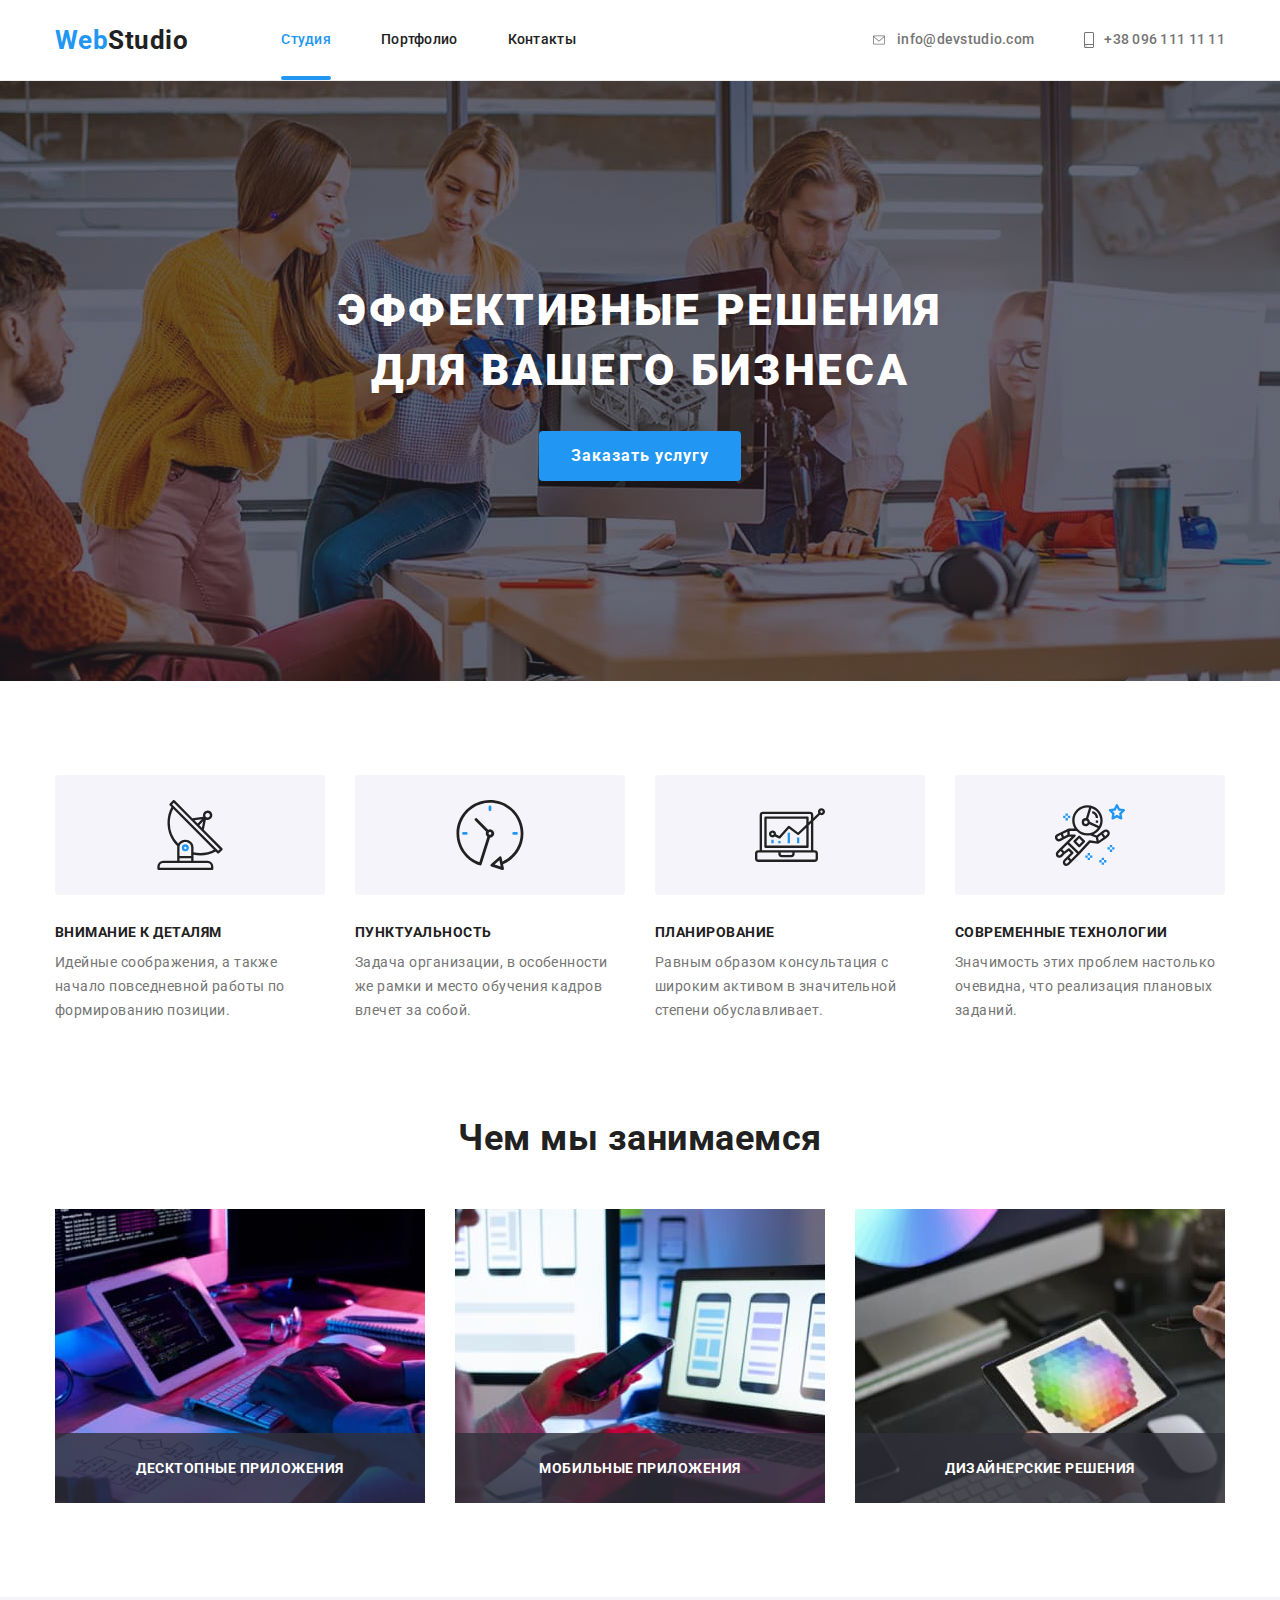
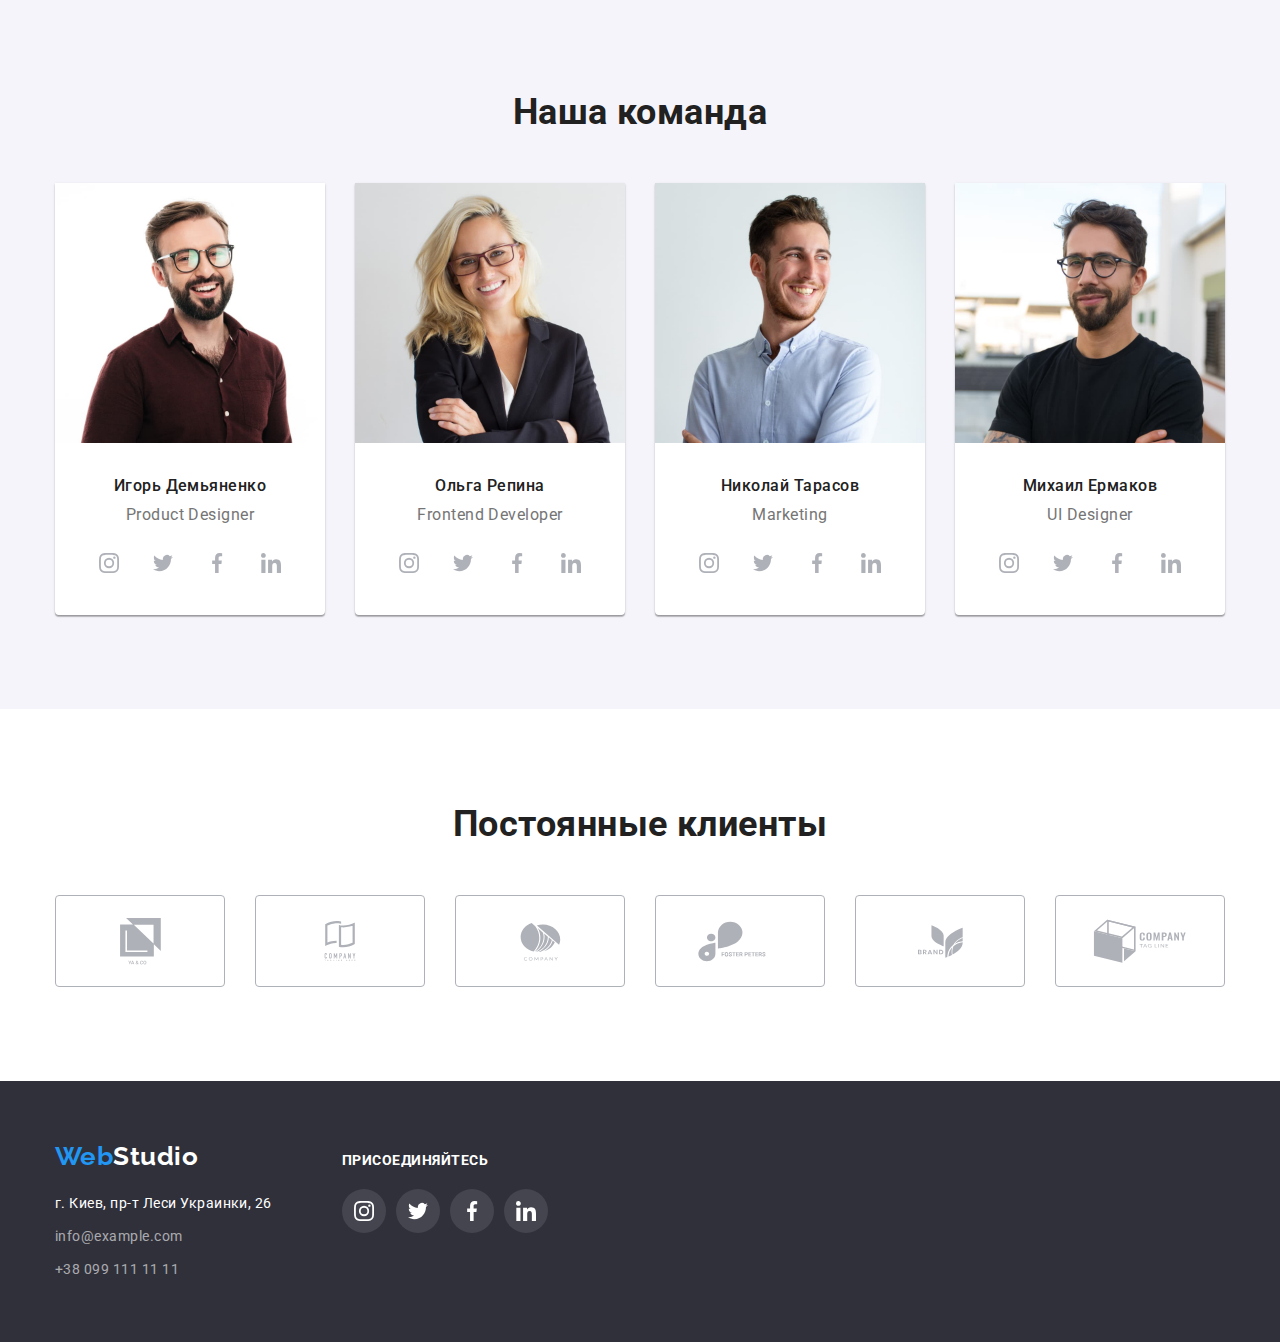
<file: index.html>
<!DOCTYPE html>
<html lang="ru">
  <head>
    <meta charset="UTF-8" />
    <meta http-equiv="X-UA-Compatible" content="IE=edge" />
    <meta name="viewport" content="width=device-width, initial-scale=1.0" />
    <title>Document</title>
    <link rel="preconnect" href="https://fonts.googleapis.com" />
    <link rel="preconnect" href="https://fonts.gstatic.com" crossorigin />
    <link
      href="https://fonts.googleapis.com/css2?family=Raleway:wght@700&family=Roboto:wght@400;500;700;900&display=swap"
      rel="stylesheet"
    />
    <link
      rel="stylesheet"
      href="https://cdnjs.cloudflare.com/ajax/libs/modern-normalize/1.1.0/modern-normalize.min.css"
    />
    <link rel="stylesheet" href="./css/styles.css" />
  </head>

  <body>
    <!-- Шапка -->
    <header class="page-header">
      <nav class="container site-nav">
        <a href="./index.html" lang="en" class="logo link"> <span class="web">Web</span>Studio </a>

        <ul class="nav list">
          <li class="item"><a href="./index.html" class="link current"> Студия </a></li>
          <li class="item"><a href="./portfolio.html" class="link"> Портфолио </a></li>
          <li class="item"><a href="" target="_blank" class="link"> Контакты </a></li>
        </ul>

        <ul class="contacts list">
          <li class="item">
            <a href="mailto:info@devstudio.com" class="mail link">
              <svg class="header-icon" width="16" height="12">
                <use href="./images/icons/icons.svg#prefix__icon-envelope"></use></svg
              >info@devstudio.com
            </a>
          </li>
          <li class="item">
            <a href="tel:+380961111111" class="tel link">
              <svg class="header-icon" width="10" height="16">
                <use href="./images/icons/icons.svg#prefix__icon-smartphone"></use></svg
              >+38 096 111 11 11
            </a>
          </li>
        </ul>
      </nav>
    </header>

    <!-- Основная часть -->

    <main>
      <!-- Герой -->
      <section class="hero">
        <h1 class="hero-title">Эффективные решения для вашего бизнеса</h1>
        <button type="button" class="hero-button" data-modal-open>Заказать услугу</button>
      </section>

      <!-- Наши качества -->

      <section class="section skills">
        <div class="container">
          <h2 class="hidden-title">Наши качества</h2>
          <!-- Спрячем потом с помощью CSS -->
          <ul class="skills-list list">
            <li class="skill">
              <div class="skill-icon">
                <svg class="icon" width="70" height="70">
                  <use href="./images/icons/icons.svg#prefix__icon-antenna"></use>
                </svg>
              </div>
              <h3>Внимание к деталям</h3>
              <p>
                Идейные соображения, а также начало повседневной работы по формированию позиции.
              </p>
            </li>
            <li class="skill">
              <div class="skill-icon">
                <svg class="icon" width="70" height="70">
                  <use href="./images/icons/icons.svg#prefix__icon-clock"></use>
                </svg>
              </div>
              <h3>Пунктуальность</h3>
              <p>
                Задача организации, в особенности же рамки и место обучения кадров влечет за собой.
              </p>
            </li>
            <li class="skill">
              <div class="skill-icon">
                <svg class="icon" width="70" height="70">
                  <use href="./images/icons/icons.svg#prefix__icon-diagram"></use>
                </svg>
              </div>
              <h3>Планирование</h3>
              <p>
                Равным образом консультация с широким активом в значительной степени обуславливает.
              </p>
            </li>
            <li class="skill">
              <div class="skill-icon">
                <svg class="icon" width="70" height="70">
                  <use href="./images/icons/icons.svg#prefix__icon-astronaut"></use>
                </svg>
              </div>
              <h3>Cовременные технологии</h3>
              <p>Значимость этих проблем настолько очевидна, что реализация плановых заданий.</p>
            </li>
          </ul>
        </div>
      </section>

      <!-- Чем мы занимаемся -->

      <section class="section work-areas">
        <div class="container">
          <h2 class="section-title">Чем мы занимаемся</h2>
          <ul class="work-areas-list list">
            <li class="work-area-item">
              <img src="./images/img1.jpg" alt="Пишем код" width="370" height="294" />
              <div class="text-over">
                <p>Десктопные приложения</p>
              </div>
            </li>
            <li class="work-area-item">
              <img
                src="./images/img2.jpg"
                alt="Тестируем приложения на смартфоне"
                width="370"
                height="294"
              />
              <div class="text-over">
                <p>Мобильные приложения</p>
              </div>
            </li>
            <li class="work-area-item">
              <img
                src="./images/img3.jpg"
                alt="Подбираем цветовую гамму"
                width="370"
                height="294"
              />
              <div class="text-over">
                <p>Дизайнерские решения</p>
              </div>
            </li>
          </ul>
        </div>
      </section>

      <!-- Наша команда -->

      <section class="section team">
        <div class="container">
          <h2 class="section-title">Наша команда</h2>
          <ul class="our-team list">
            <li class="team-member igor">
              <img src="./images/img4.jpg" alt="Фото Игорь Демьяненко" width="270" height="260" />
              <div class="description">
                <h3 class="name">Игорь Демьяненко</h3>
                <p lang="en" class="position">Product Designer</p>
                <ul class="social-media-list list">
                  <li class="social-media-icon">
                    <a href="" class="social-link">
                      <svg class="icon" width="20" height="20">
                        <use href="./images/icons/icons.svg#prefix__icon-instagram"></use>
                      </svg>
                    </a>
                  </li>
                  <li class="social-media-icon">
                    <a href="" class="social-link">
                      <svg class="icon" width="20" height="20">
                        <use href="./images/icons/icons.svg#prefix__icon-twitter"></use>
                      </svg>
                    </a>
                  </li>
                  <li class="social-media-icon">
                    <a href="" class="social-link">
                      <svg class="icon" width="20" height="20">
                        <use href="./images/icons/icons.svg#prefix__icon-facebook"></use>
                      </svg>
                    </a>
                  </li>
                  <li class="social-media-icon">
                    <a href="" class="social-link">
                      <svg class="icon" width="20" height="20">
                        <use href="./images/icons/icons.svg#prefix__icon-linkedin"></use>
                      </svg>
                    </a>
                  </li>
                </ul>
              </div>
            </li>
            <li class="team-member olga">
              <img src="./images/img5.jpg" alt="Фото Ольга Репина" width="270" height="260" />
              <div class="description">
                <h3 class="name">Ольга Репина</h3>
                <p lang="en" class="position">Frontend Developer</p>
                <ul class="social-media-list list">
                  <li class="social-media-icon">
                    <a href="" class="social-link">
                      <svg class="icon" width="20" height="20">
                        <use href="./images/icons/icons.svg#prefix__icon-instagram"></use>
                      </svg>
                    </a>
                  </li>
                  <li class="social-media-icon">
                    <a href="" class="social-link">
                      <svg class="icon" width="20" height="20">
                        <use href="./images/icons/icons.svg#prefix__icon-twitter"></use>
                      </svg>
                    </a>
                  </li>
                  <li class="social-media-icon">
                    <a href="" class="social-link">
                      <svg class="icon" width="20" height="20">
                        <use href="./images/icons/icons.svg#prefix__icon-facebook"></use>
                      </svg>
                    </a>
                  </li>
                  <li class="social-media-icon">
                    <a href="" class="social-link">
                      <svg class="icon" width="20" height="20">
                        <use href="./images/icons/icons.svg#prefix__icon-linkedin"></use>
                      </svg>
                    </a>
                  </li>
                </ul>
              </div>
            </li>
            <li class="team-member nicholas">
              <img src="./images/img6.jpg" alt="Фото Николай Тарасов" width="270" height="260" />
              <div class="description">
                <h3 class="name">Николай Тарасов</h3>
                <p lang="en" class="position">Marketing</p>
                <ul class="social-media-list list">
                  <li class="social-media-icon">
                    <a href="" class="social-link">
                      <svg class="icon" width="20" height="20">
                        <use href="./images/icons/icons.svg#prefix__icon-instagram"></use>
                      </svg>
                    </a>
                  </li>
                  <li class="social-media-icon">
                    <a href="" class="social-link">
                      <svg class="icon" width="20" height="20">
                        <use href="./images/icons/icons.svg#prefix__icon-twitter"></use>
                      </svg>
                    </a>
                  </li>
                  <li class="social-media-icon">
                    <a href="" class="social-link">
                      <svg class="icon" width="20" height="20">
                        <use href="./images/icons/icons.svg#prefix__icon-facebook"></use>
                      </svg>
                    </a>
                  </li>
                  <li class="social-media-icon">
                    <a href="" class="social-link">
                      <svg class="icon" width="20" height="20">
                        <use href="./images/icons/icons.svg#prefix__icon-linkedin"></use>
                      </svg>
                    </a>
                  </li>
                </ul>
              </div>
            </li>
            <li class="team-member michael">
              <img src="./images/img7.jpg" alt="Фото Михаил Ермаков" width="270" height="260" />
              <div class="description">
                <h3 class="name">Михаил Ермаков</h3>
                <p lang="en" class="position">UI Designer</p>
                <ul class="social-media-list list">
                  <li class="social-media-icon">
                    <a href="" class="social-link">
                      <svg class="icon" width="20" height="20">
                        <use href="./images/icons/icons.svg#prefix__icon-instagram"></use>
                      </svg>
                    </a>
                  </li>
                  <li class="social-media-icon">
                    <a href="" class="social-link">
                      <svg class="icon" width="20" height="20">
                        <use href="./images/icons/icons.svg#prefix__icon-twitter"></use>
                      </svg>
                    </a>
                  </li>
                  <li class="social-media-icon">
                    <a href="" class="social-link">
                      <svg class="icon" width="20" height="20">
                        <use href="./images/icons/icons.svg#prefix__icon-facebook"></use>
                      </svg>
                    </a>
                  </li>
                  <li class="social-media-icon">
                    <a href="" class="social-link">
                      <svg class="icon" width="20" height="20">
                        <use href="./images/icons/icons.svg#prefix__icon-linkedin"></use>
                      </svg>
                    </a>
                  </li>
                </ul>
              </div>
            </li>
          </ul>
        </div>
      </section>

      <!-- Постоянные клиенты -->

      <section class="section clients">
        <div class="container">
          <h2 class="section-title">Постоянные клиенты</h2>
          <ul class="clients-list list">
            <li class="client-list-item">
              <a href="" class="client-company link">
                <svg class="client-icon" width="41" height="46.7">
                  <use href="./images/icons/icons.svg#prefix__icon-yaco"></use>
                </svg>
              </a>
            </li>
            <li class="client-list-item">
              <a href="" class="client-company link">
                <svg class="client-icon" width="40" height="52">
                  <use href="./images/icons/icons.svg#prefix__icon-company-tagline"></use>
                </svg>
              </a>
            </li>
            <li class="client-list-item">
              <a href="" class="client-company link">
                <svg class="client-icon" width="43" height="41">
                  <use href="./images/icons/icons.svg#prefix__icon-company"></use>
                </svg>
              </a>
            </li>
            <li class="client-list-item">
              <a href="" class="client-company link">
                <svg class="client-icon" width="84" height="41">
                  <use href="./images/icons/icons.svg#prefix__icon-foster-petters"></use>
                </svg>
              </a>
            </li>
            <li class="client-list-item">
              <a href="" class="client-company link">
                <svg class="client-icon" width="63" height="45">
                  <use href="./images/icons/icons.svg#prefix__icon-brand"></use>
                </svg>
              </a>
            </li>
            <li class="client-list-item">
              <a href="" class="client-company link">
                <svg class="client-icon" width="94" height="44">
                  <use href="./images/icons/icons.svg#prefix__icon-tag-line"></use>
                </svg>
              </a>
            </li>
          </ul>
        </div>
      </section>
    </main>

    <!-- Футер -->

    <footer class="page-footer">
      <div class="container footer-flex">
        <div>
          <a href="./index.html" lang="en" class="white-logo link">
            <span class="web">Web</span>Studio
          </a>

          <address>
            <ul class="address-list list">
              <li>
                <a
                  href="https://goo.gl/maps/A1SFex8QC9FyxfqN6"
                  target="_blank"
                  rel="noopener noreferrer"
                  class="link"
                >
                  г. Киев, пр-т Леси Украинки, 26
                </a>
              </li>
              <li>
                <a href="mailto:info@example.com" class="link"> info@example.com </a>
              </li>
              <li><a href="tel:+380991111111" class="link">+38 099 111 11 11</a></li>
            </ul>
          </address>
        </div>
        <div class="social-links">
          <h2 class="hidden-title">Социальные сети</h2>
          <h3>Присоединяйтесь</h3>
          <ul class="social-media-list list">
            <li class="footer-media-icon">
              <a href="" class="footer-social-link">
                <svg class="icon" width="20" height="20">
                  <use href="./images/icons/icons.svg#prefix__icon-instagram"></use>
                </svg>
              </a>
            </li>
            <li class="footer-media-icon">
              <a href="" class="footer-social-link">
                <svg class="icon" width="20" height="20">
                  <use href="./images/icons/icons.svg#prefix__icon-twitter"></use>
                </svg>
              </a>
            </li>
            <li class="footer-media-icon">
              <a href="" class="footer-social-link">
                <svg class="icon" width="20" height="20">
                  <use href="./images/icons/icons.svg#prefix__icon-facebook"></use>
                </svg>
              </a>
            </li>
            <li class="footer-media-icon">
              <a href="" class="footer-social-link">
                <svg class="icon" width="20" height="20">
                  <use href="./images/icons/icons.svg#prefix__icon-linkedin"></use>
                </svg>
              </a>
            </li>
          </ul>
        </div>
      </div>
    </footer>

    <div class="backdrop is-hidden" data-modal>
      <div class="modal">
        <button class="close-icon" data-modal-close>
          <svg width="18" height="18">
            <use href="./images/icons/icons.svg#icon-close-btn"></use>
          </svg>
        </button>
      </div>
    </div>
    <script src="./js/modal.js"></script>
  </body>
</html>
</file>
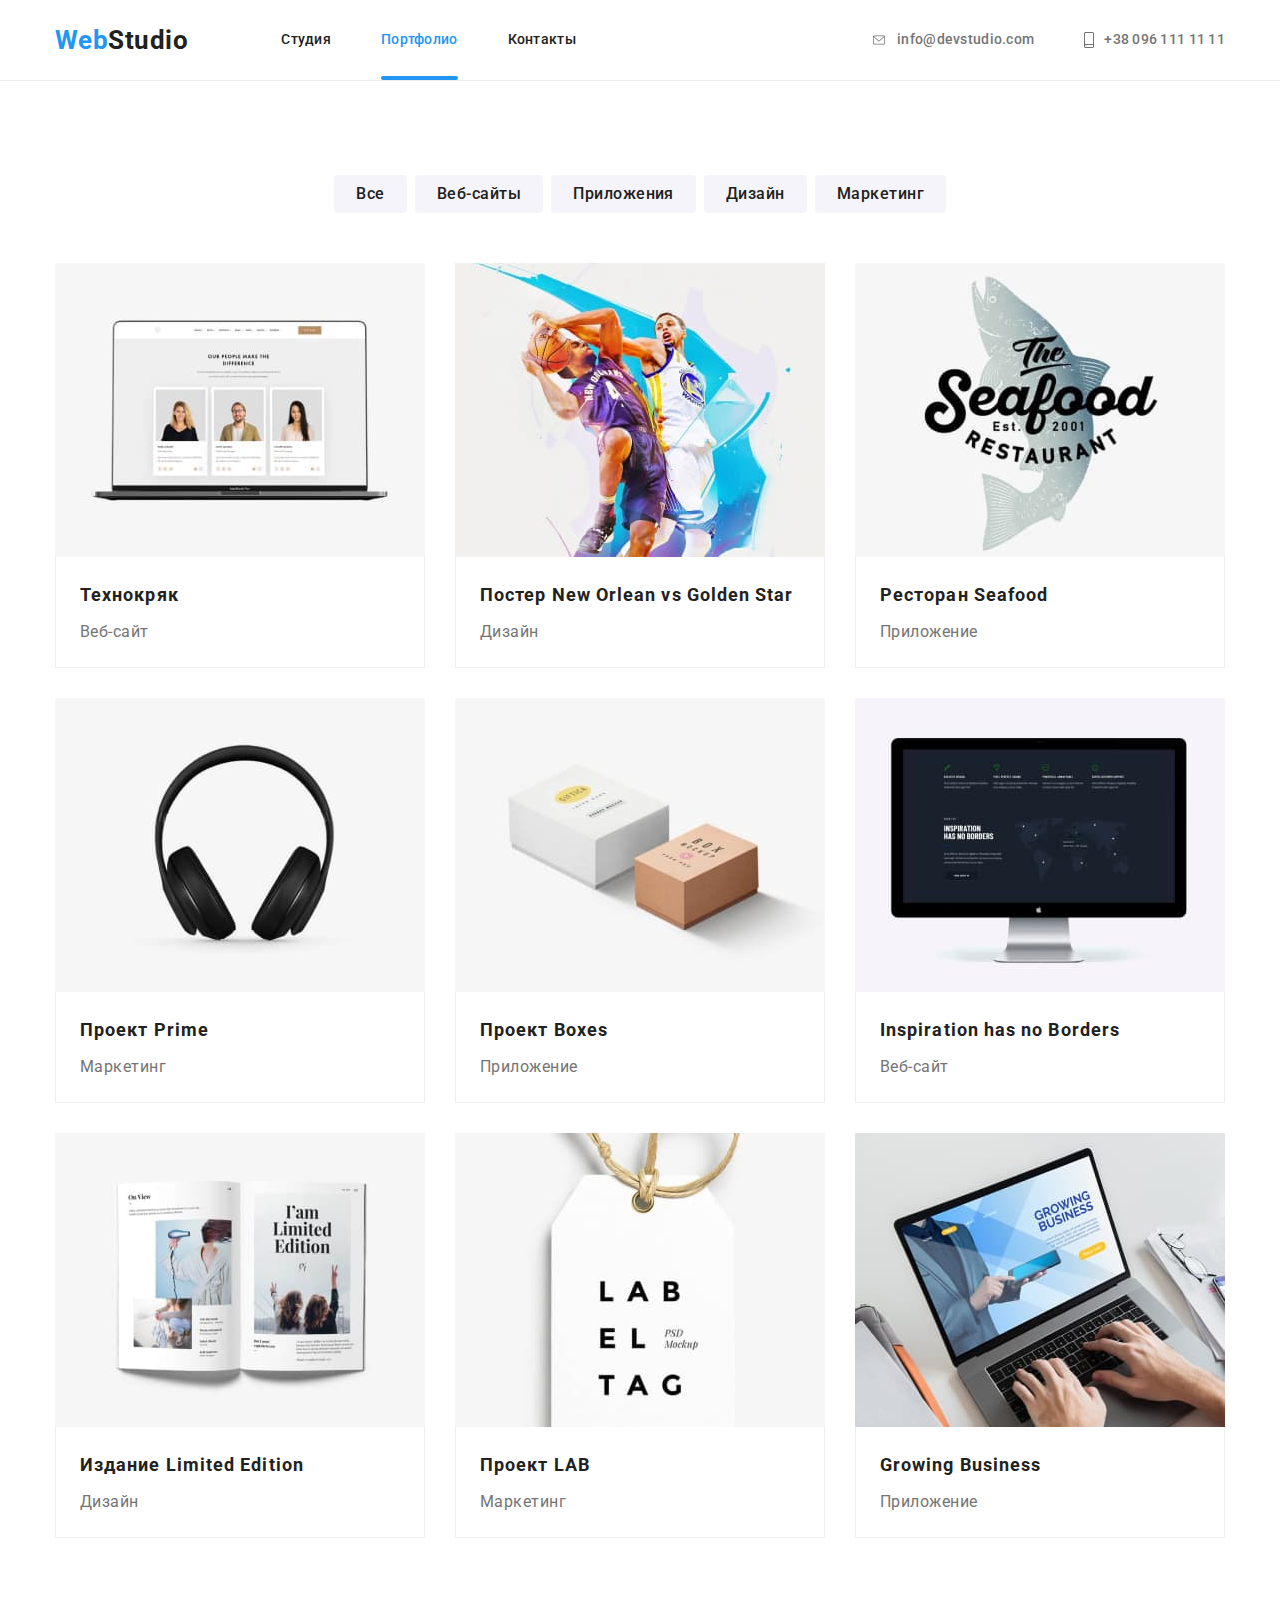
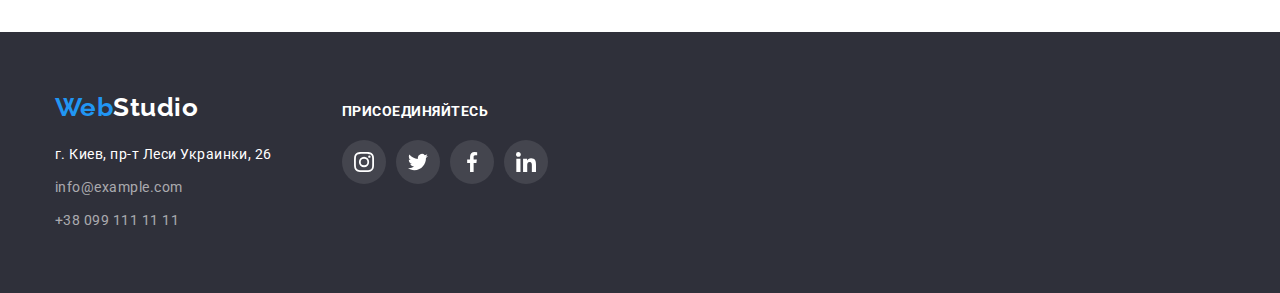
<file: portfolio.html>
<!DOCTYPE html>
<html lang="ru">
  <head>
    <meta charset="UTF-8" />
    <meta http-equiv="X-UA-Compatible" content="IE=edge" />
    <meta name="viewport" content="width=device-width, initial-scale=1.0" />
    <title>Document</title>
    <link rel="preconnect" href="https://fonts.googleapis.com" />
    <link rel="preconnect" href="https://fonts.gstatic.com" crossorigin />
    <link
      href="https://fonts.googleapis.com/css2?family=Raleway:wght@700&family=Roboto:wght@400;500;700;900&display=swap"
      rel="stylesheet"
    />
    <link
      rel="stylesheet"
      href="https://cdnjs.cloudflare.com/ajax/libs/modern-normalize/1.1.0/modern-normalize.min.css"
    />
    <link rel="stylesheet" href="./css/styles.css" />
  </head>

  <body>
    <!-- Шапка -->

    <header class="page-header">
      <nav class="container site-nav">
        <a href="./index.html" lang="en" class="logo link"> <span class="web">Web</span>Studio </a>

        <ul class="nav list">
          <li class="item"><a href="./index.html" class="link"> Студия </a></li>
          <li class="item"><a href="./portfolio.html" class="link current"> Портфолио </a></li>
          <li class="item"><a href="" target="_blank" class="link"> Контакты </a></li>
        </ul>

        <ul class="contacts list">
          <li class="item">
            <a href="mailto:info@devstudio.com" class="mail link">
              <svg class="header-icon" width="16" height="12">
                <use href="./images/icons/icons.svg#prefix__icon-envelope"></use></svg
              >info@devstudio.com
            </a>
          </li>
          <li class="item">
            <a href="tel:+380961111111" class="tel link">
              <svg class="header-icon" width="10" height="16">
                <use href="./images/icons/icons.svg#prefix__icon-smartphone"></use></svg
              >+38 096 111 11 11
            </a>
          </li>
        </ul>
      </nav>
    </header>

    <!-- Основная часть -->
    <main>
      <section class="projects">
        <div class="container">
          <h1 class="hidden-title">Портфолио</h1>

          <!-- Фильтр примеров работ -->

          <h2 class="hidden-title">Фильтр работ</h2>

          <ul class="filter-list list">
            <li class="item">
              <button type="button" class="filter-button">Все</button>
            </li>
            <li class="item">
              <button type="button" class="filter-button">Веб-сайты</button>
            </li>
            <li class="item">
              <button type="button" class="filter-button">Приложения</button>
            </li>
            <li class="item">
              <button type="button" class="filter-button">Дизайн</button>
            </li>
            <li class="item">
              <button type="button" class="filter-button">Маркетинг</button>
            </li>
          </ul>

          <!-- Галерея работ -->

          <h2 class="hidden-title">Галерея работ</h2>

          <ul class="projects-list list">
            <li class="projects-list-item">
              <a href="" class="project link">
                <div class="overlay">
                  <img
                    src="./images/portfolio/technocrack.jpg"
                    alt="Скрин веб-сайта Технокряк"
                    width="370"
                    height="294"
                  />
                  <div class="project-description">
                    <p>
                      Ресурс предлагает комплексные предложения с разным уровнем функционала и
                      сервисов. Все это позволит посетителю получить исчерпывающие сведения о
                      компании или частном лице.
                    </p>
                  </div>
                </div>
                <div class="text">
                  <h3 class="project-title">Технокряк</h3>
                  <p class="project-type">Веб-сайт</p>
                </div>
              </a>
            </li>

            <li class="projects-list-item">
              <a href="" class="project link">
                <div class="overlay">
                  <img
                    src="./images/portfolio/poster.jpg"
                    alt="Постер New Orlean vs Golden Star"
                    width="370"
                    height="294"
                  />
                  <div class="project-description">
                    <p>
                      Ресурс предлагает комплексные предложения с разным уровнем функционала и
                      сервисов. Все это позволит посетителю получить исчерпывающие сведения о
                      компании или частном лице.
                    </p>
                  </div>
                </div>
                <div class="text">
                  <h3 class="project-title">
                    Постер <span lang="en"> New Orlean vs Golden Star </span>
                  </h3>
                  <p class="project-type">Дизайн</p>
                </div>
              </a>
            </li>

            <li class="projects-list-item">
              <a href="" class="project link">
                <div class="overlay">
                  <img
                    src="./images/portfolio/seafood.jpg"
                    alt="Ресторан Seafood лого"
                    width="370"
                    height="294"
                  />
                  <div class="project-description">
                    <p>
                      Ресурс предлагает комплексные предложения с разным уровнем функционала и
                      сервисов. Все это позволит посетителю получить исчерпывающие сведения о
                      компании или частном лице.
                    </p>
                  </div>
                </div>
                <div class="text">
                  <h3 class="project-title">Ресторан <span lang="en">Seafood</span></h3>
                  <p class="project-type">Приложение</p>
                </div>
              </a>
            </li>

            <li class="projects-list-item">
              <a href="" class="project link">
                <div class="overlay">
                  <img
                    src="./images/portfolio/prime.jpg"
                    alt="Фото наушников"
                    width="370"
                    height="294"
                  />
                  <div class="project-description">
                    <p>
                      Ресурс предлагает комплексные предложения с разным уровнем функционала и
                      сервисов. Все это позволит посетителю получить исчерпывающие сведения о
                      компании или частном лице.
                    </p>
                  </div>
                </div>
                <div class="text">
                  <h3 class="project-title">Проект <span lang="en">Prime</span></h3>
                  <p class="project-type">Маркетинг</p>
                </div>
              </a>
            </li>

            <li class="projects-list-item">
              <a href="" class="project link">
                <div class="overlay">
                  <img src="./images/portfolio/boxes.jpg" alt="Коробки" width="370" height="294" />

                  <div class="project-description">
                    <p>
                      Ресурс предлагает комплексные предложения с разным уровнем функционала и
                      сервисов. Все это позволит посетителю получить исчерпывающие сведения о
                      компании или частном лице.
                    </p>
                  </div>
                </div>
                <div class="text">
                  <h3 class="project-title">Проект Boxes</h3>
                  <p class="project-type">Приложение</p>
                </div>
              </a>
            </li>

            <li class="projects-list-item">
              <a href="" class="project link">
                <div class="overlay">
                  <img
                    src="./images/portfolio/inspiration.jpg"
                    alt="Скриншот веб-сайта Inspiration has no Borders"
                    width="370"
                    height="294"
                  />
                  <div class="project-description">
                    <p>
                      Ресурс предлагает комплексные предложения с разным уровнем функционала и
                      сервисов. Все это позволит посетителю получить исчерпывающие сведения о
                      компании или частном лице.
                    </p>
                  </div>
                </div>
                <div class="text">
                  <h3 class="project-title">Inspiration has no Borders</h3>
                  <p class="project-type">Веб-сайт</p>
                </div>
              </a>
            </li>

            <li class="projects-list-item">
              <a href="" class="project link">
                <div class="overlay">
                  <img
                    src="./images/portfolio/limited-edition.jpg"
                    alt="Разворот журнала"
                    width="370"
                    height="294"
                  />
                  <div class="project-description">
                    <p>
                      Ресурс предлагает комплексные предложения с разным уровнем функционала и
                      сервисов. Все это позволит посетителю получить исчерпывающие сведения о
                      компании или частном лице.
                    </p>
                  </div>
                </div>
                <div class="text">
                  <h3 class="project-title">Издание Limited Edition</h3>
                  <p class="project-type">Дизайн</p>
                </div>
              </a>
            </li>

            <li class="projects-list-item">
              <a href="" class="project link">
                <div class="overlay">
                  <img
                    src="./images/portfolio/lab.jpg"
                    alt="Проект LAB лого"
                    width="370"
                    height="294"
                  />
                  <div class="project-description">
                    <p>
                      Ресурс предлагает комплексные предложения с разным уровнем функционала и
                      сервисов. Все это позволит посетителю получить исчерпывающие сведения о
                      компании или частном лице.
                    </p>
                  </div>
                </div>
                <div class="text">
                  <h3 class="project-title">Проект LAB</h3>
                  <p class="project-type">Маркетинг</p>
                </div>
              </a>
            </li>

            <li class="projects-list-item">
              <a href="" class="project link">
                <div class="overlay">
                  <img
                    src="./images/portfolio/growing-business.jpg"
                    alt="Скриншот приложения Growing Business"
                    width="370"
                    height="294"
                  />
                  <div class="project-description">
                    <p>
                      Ресурс предлагает комплексные предложения с разным уровнем функционала и
                      сервисов. Все это позволит посетителю получить исчерпывающие сведения о
                      компании или частном лице.
                    </p>
                  </div>
                </div>
                <div class="text">
                  <h3 class="project-title">Growing Business</h3>
                  <p class="project-type">Приложение</p>
                </div>
              </a>
            </li>
          </ul>
        </div>
      </section>
    </main>

    <!-- Футер -->

    <footer class="page-footer">
      <div class="container footer-flex">
        <div>
          <a href="./index.html" lang="en" class="white-logo link">
            <span class="web">Web</span>Studio
          </a>

          <address>
            <ul class="address-list list">
              <li>
                <a
                  href="https://goo.gl/maps/A1SFex8QC9FyxfqN6"
                  target="_blank"
                  rel="noopener noreferrer"
                  class="link"
                >
                  г. Киев, пр-т Леси Украинки, 26
                </a>
              </li>
              <li>
                <a href="mailto:info@example.com" class="link"> info@example.com </a>
              </li>
              <li><a href="tel:+380991111111" class="link">+38 099 111 11 11</a></li>
            </ul>
          </address>
        </div>
        <div class="social-links">
          <h2 class="hidden-title">Социальные сети</h2>
          <h3>Присоединяйтесь</h3>
          <ul class="social-media-list list">
            <li class="footer-media-icon">
              <a href="" class="footer-social-link">
                <svg class="icon" width="20" height="20">
                  <use href="./images/icons/icons.svg#prefix__icon-instagram"></use>
                </svg>
              </a>
            </li>
            <li class="footer-media-icon">
              <a href="" class="footer-social-link">
                <svg class="icon" width="20" height="20">
                  <use href="./images/icons/icons.svg#prefix__icon-twitter"></use>
                </svg>
              </a>
            </li>
            <li class="footer-media-icon">
              <a href="" class="footer-social-link">
                <svg class="icon" width="20" height="20">
                  <use href="./images/icons/icons.svg#prefix__icon-facebook"></use>
                </svg>
              </a>
            </li>
            <li class="footer-media-icon">
              <a href="" class="footer-social-link">
                <svg class="icon" width="20" height="20">
                  <use href="./images/icons/icons.svg#prefix__icon-linkedin"></use>
                </svg>
              </a>
            </li>
          </ul>
        </div>
      </div>
    </footer>
  </body>
</html>
</file>
<file: css/styles.css>
:root {
  --primary-text-color: #212121;
  --secondary-text-color: #757575;
  --accent-color: #2196f3;
  --main-white: #ffffff;
  --dark-bg-color: #2f303a;
  --light-bg-color: #f5f4fa;
  --transition-duration: 250ms;
  --transition-timing-function: cubic-bezier(0.4, 0, 0.2, 1);
}

body {
  color: var(--primary-text-color);
  background-color: var(--main-white, #ffffff);

  font-family: Roboto, sans-serif;
  letter-spacing: 0.03em;
}

.page-header {
  background-color: #ffffff;
  border-bottom: 1px solid #ececec;
}

.container {
  width: 1200px;
  margin-left: auto;
  margin-right: auto;
  padding-left: 15px;
  padding-right: 15px;
}

/* logo */
.site-nav {
  display: flex;
  align-items: center;
}
.logo {
  color: var(--primary-text-color);

  font-family: Raleway, sans-serif;
  font-weight: 700;
  font-size: 26px;
  line-height: 1.19;
}
.web {
  color: var(--accent-color);
}

/* header */
.list {
  padding: 0;
  margin: 0;

  list-style: none;
}
.link,
.link:visited {
  text-decoration: none;
  color: inherit;
  font-family: inherit;

  transition-property: color;
  transition-duration: var(--transition-duration);
  transition-timing-function: var(--transition-timing-function);
}
.nav {
  display: flex;
  margin-left: 93px;
}
.nav .item {
  position: relative;
}
.nav .item:not(:last-child) {
  margin-right: 50px;
}

.nav .link {
  display: block;
  padding-top: 32px;
  padding-bottom: 32px;

  color: var(--primary-text-color);

  font-weight: 500;
  font-size: 14px;
  line-height: 1.14;
  letter-spacing: 0.02em;
}
.nav .link.current {
  color: var(--accent-color);
}
.current::after {
  content: '';
  position: absolute;
  left: 0;
  bottom: 0;

  height: 4px;
  width: 100%;
  background: #2196f3;
  border-radius: 2px;
}

.contacts {
  display: flex;
  margin-left: auto;
}
.contacts .item + .item {
  margin-left: 50px;
}

.contacts .link {
  display: block;
  padding-top: 32px;
  padding-bottom: 32px;

  color: var(--secondary-text-color);

  font-weight: 500;
  font-size: 14px;
  line-height: 1.14;
  letter-spacing: 0.02em;
}
.site-nav .link:hover,
.site-nav .link:focus {
  color: var(--accent-color);
}
.contacts .item > a {
  display: inline-flex;
  justify-content: center;
  align-items: center;
}
.header-icon {
  fill: currentColor;
  margin-right: 10px;
}

/* hero */
.hero {
  max-width: 1600px;
  min-height: 600px;
  margin-left: auto;
  margin-right: auto;

  padding-top: 200px;
  padding-bottom: 200px;

  background-color: #c4c4c4;
  background-image: linear-gradient(to right, rgba(47, 48, 58, 0.4), rgba(47, 48, 58, 0.4)),
    url(../images/icons/fon.jpg);
  background-repeat: no-repeat;
  background-position: center;
  background-size: cover;

  /* background-color: var(--secondary-bg-color); */
  text-align: center;
}
.hero-title {
  margin: 0 auto;
  margin-bottom: 30px;
  width: 696px;

  color: var(--main-white);

  font-weight: 900;
  font-size: 44px;
  line-height: 1.36;

  letter-spacing: 0.06em;
  text-transform: uppercase;
}
.hero-button {
  display: inline-block;
  padding: 10px 32px;
  border-radius: 4px;
  min-width: 200px;
  border: none;

  color: var(--main-white);
  background-color: var(--accent-color);
  cursor: pointer;

  font-family: inherit;
  font-weight: 700;
  font-size: 16px;
  line-height: 1.88;
  letter-spacing: 0.06em;
}

.backdrop {
  position: fixed;
  top: 0;
  left: 0;
  width: 100%;
  height: 100%;

  background-color: rgba(0, 0, 0, 0.2);
  transition: opacity 300ms var(--transition-timing-function),
    visibility 300ms var(--transition-timing-function);
}
.backdrop.is-hidden {
  opacity: 0;
  pointer-events: none;
  visibility: hidden;
}

.backdrop.is-hidden .modal {
  transform: translate(-50%, -50%) scale(0.5) rotate(360deg);
}

.modal {
  position: absolute;
  z-index: 1;
  top: 50%;
  left: 50%;
  transform: translate(-50%, -50%) scale(1) rotate(0);

  min-width: 528px;
  min-height: 581px;

  background-color: var(--main-white);
  box-shadow: 0px 1px 3px rgba(0, 0, 0, 0.12), 0px 1px 1px rgba(0, 0, 0, 0.14),
    0px 2px 1px rgba(0, 0, 0, 0.2);
  border-radius: 4px;

  transition: transform 300ms var(--transition-timing-function);
}

.close-icon {
  display: flex;
  justify-content: center;
  align-items: center;

  position: absolute;
  top: 8px;
  right: 8px;

  width: 30px;
  height: 30px;

  background-color: var(--main-white);
  border: 1px solid rgba(0, 0, 0, 0.1);
  border-radius: 50%;
}

/* section skills */

/* .section {
  padding-top: 94px;
  padding-bottom: 94px;
}   
- мені зручніше було кожній секції окремо все задавати, 
до того ж, в мене окремо є секції skills & work-areas 
в них відрізняються паддінги, чи їх треба в одну секцію винести? 
*/

.skills {
  padding-top: 94px;
  padding-bottom: 94px;
}
.hidden-title {
  position: absolute;
  width: 1px;
  height: 1px;
  margin: -1px;
  border: 0;
  padding: 0;

  white-space: nowrap;
  clip-path: inset(100%);
  clip: rect(0 0 0 0);
  overflow: hidden;
}
.skills-list {
  display: flex;
  justify-content: space-between;
}
.skill {
  /* width: 270px; */
  width: calc((100% - 3 * 30px) / 4);
}

.skill-icon {
  display: flex;
  justify-content: center;
  align-items: center;

  width: 270px;
  height: 120px;

  background-color: var(--light-bg-color);

  border-radius: 4px;
  margin-top: 0;
  margin-bottom: 30px;
}

.skills-list h3 {
  margin-top: 0;
  margin-bottom: 10px;

  font-weight: 700;
  font-size: 14px;
  line-height: 1.14;

  text-transform: uppercase;
}
.skills-list p {
  margin-top: 0;
  margin-bottom: 0;

  color: var(--secondary-text-color);

  font-size: 14px;
  line-height: 1.71;
}

/* work areas section */
.work-areas {
  margin-top: 0;
  margin-bottom: 0;
  padding-bottom: 94px;
}
.work-areas-list {
  display: flex;
  justify-content: space-between;
  /* vertical-align: bottom; */
}
.section-title {
  margin-top: 0;
  margin-bottom: 50px;

  font-weight: 700;
  font-size: 36px;
  line-height: 1.17;
  text-align: center;
}
.work-area-item {
  position: relative;
}
.work-area-item img {
  display: block;
}

.text-over {
  position: absolute;
  display: flex;
  justify-content: center;
  align-items: center;

  left: 0;
  bottom: 0;

  width: 100%;
  height: 70px;
  padding: 27px;

  background-color: rgba(47, 48, 58, 0.8);
  color: var(--main-white);

  font-weight: 700;
  font-size: 14px;
  line-height: 1, 14;

  text-transform: uppercase;
}

/* team section */
.team {
  padding-top: 94px;
  padding-bottom: 94px;

  background-color: var(--light-bg-color);
}
.our-team {
  display: flex;
  justify-content: space-between;
}

.team-member {
  background-color: var(--main-white);

  box-shadow: 0px 1px 3px rgba(0, 0, 0, 0.12), 0px 1px 1px rgba(0, 0, 0, 0.14),
    0px 2px 1px rgba(0, 0, 0, 0.2);
  border-radius: 0px 0px 4px 4px;
}
.description {
  padding-top: 30px;
  padding-bottom: 30px;
}
.name {
  margin-top: 0;
  margin-bottom: 10px;

  font-weight: 500;
  font-size: 16px;
  line-height: 1.18;
  text-align: center;
}
.position {
  margin-top: 0;
  margin-bottom: 16px;

  color: var(--secondary-text-color);

  font-size: 16px;
  line-height: 1.18;
  text-align: center;
}
.social-media-list {
  display: flex;
  align-items: center;
  justify-content: center;
}
.social-media-icon + .social-media-icon {
  margin-left: 10px;
}
.social-link {
  display: inline-flex;
  justify-content: center;
  align-items: center;

  padding: 0;
  width: 44px;
  height: 44px;
  border-radius: 50%;

  fill: #afb1b8;

  transition: fill var(--transition-duration) var(--transition-timing-function),
    background-color var(--transition-duration) var(--transition-timing-function);
}

.social-link:hover,
.social-link:focus {
  fill: var(--main-white);
  background-color: var(--accent-color);
}

/* clients */
.clients {
  padding-top: 94px;
  padding-bottom: 94px;
}
.clients-list {
  display: flex;
  justify-content: space-between;
}
.client-company {
  display: inline-flex;
  align-items: center;
  justify-content: center;

  width: 170px;
  height: 92px;

  border: 1px solid #afb1b8;
  border-radius: 4px;
  fill: #afb1b8;

  transition: fill var(--transition-duration) var(--transition-timing-function),
    border var(--transition-duration) var(--transition-timing-function);
}

.client-company:hover,
.client-company:focus {
  fill: var(--accent-color);
  border: 1px solid var(--accent-color);
}

/* Portfolio */
/* filter */
.projects {
  padding-top: 94px;
  padding-bottom: 94px;
}
.filter-list {
  padding-bottom: 50px;
  display: flex;
  justify-content: center;
}
.filter-list .item:not(:last-child) {
  margin-right: 8px;
}

.filter-button {
  min-width: 73px;
  padding: 6px 22px;
  border: none;
  border-radius: 4px;

  color: var(--primary-text-color);
  background-color: #f5f4fa;

  font-family: Roboto, sans-serif;
  font-style: normal;
  font-weight: 500;
  font-size: 16px;
  line-height: 1.62;
  text-align: center;
  letter-spacing: 0.03em;

  transition: color var(--transition-duration) var(--transition-timing-function),
    background-color var(--transition-duration) var(--transition-timing-function),
    box-shadow var(--transition-duration) var(--transition-timing-function);
}
.filter-button:hover,
.filter-button:focus {
  color: var(--main-white);
  background-color: var(--accent-color);
  cursor: pointer;

  box-shadow: 0px 3px 1px rgba(0, 0, 0, 0.1), 0px 1px 2px rgba(0, 0, 0, 0.08),
    0px 2px 2px rgba(0, 0, 0, 0.12);
}

/* gallery */
.projects-list {
  display: flex;
  flex-wrap: wrap;
}
.projects-list-item {
  /* width: 370px; */
  width: calc((100% - 60px) / 3);
  margin-right: 30px;
  margin-bottom: 30px;
}
.projects-list-item:nth-child(3n) {
  margin-right: 0;
}
.projects-list-item:nth-last-child(-n + 3) {
  margin-bottom: 0;
}
.project {
  display: block;

  transition: box-shadow var(--transition-duration) var(--transition-timing-function);
}
.overlay {
  position: relative;
  overflow: hidden;
  display: flex;
}
.project-description {
  position: absolute;
  top: 0;
  left: 0;
  display: flex;
  justify-content: center;
  align-items: center;

  width: 100%;
  height: 100%;
  padding: 63px 24px;

  background-color: var(--accent-color);
  opacity: 0.9;
  color: var(--main-white);
  font-size: 18px;
  line-height: 1.5;
  transform: translateY(105%);

  transition: transform var(--transition-duration) var(--transition-timing-function);
}

.project:hover,
.project:focus {
  box-shadow: 0px 1px 1px rgba(0, 0, 0, 0.12), 0px 4px 4px rgba(0, 0, 0, 0.06),
    1px 4px 6px rgba(0, 0, 0, 0.16);
  cursor: pointer;
}

.project:hover .project-description,
.project:focus .project-description {
  transform: translateY(0);
}
.project > img {
  display: block;
}

.projects-list-item .text {
  padding: 20px 24px;
  border-bottom: 1px solid #eeeeee;
  border-left: 1px solid #eeeeee;
  border-right: 1px solid #eeeeee;
}
.project-title {
  margin-top: 0;
  margin-bottom: 4px;

  font-weight: 700;
  font-size: 18px;
  line-height: 2;
  letter-spacing: 0.06em;
}
.project-type {
  margin-top: 0;
  margin-bottom: 0;

  color: var(--secondary-text-color);

  font-size: 16px;
  line-height: 1.88;
}

/* footer */
.page-footer {
  padding-top: 60px;
  padding-bottom: 60px;

  background-color: var(--dark-bg-color);
}
.page-footer .white-logo {
  display: block;
  margin-bottom: 20px;

  color: var(--main-white);

  font-family: Raleway, sans-serif;
  font-weight: 700;
  font-size: 26px;
  line-height: 1.19;
}
.address-list > li:not(:last-child) {
  display: block;
  margin-bottom: 9px;
}
.address-list .link {
  color: rgba(255, 255, 255, 0.6);

  font-style: normal;
  font-weight: 400;
  font-size: 14px;
  line-height: 1.71;
}
.address-list .link:hover,
.address-list .link:focus {
  color: var(--accent-color);
}
.address-list [rel] {
  color: var(--main-white);
}
.social-links h3 {
  margin-top: 0;
  margin-bottom: 20px;

  font-weight: 700;
  font-size: 14px;
  line-height: 1.14;

  text-transform: uppercase;
  color: var(--main-white);
}
.footer-flex {
  display: flex;
  align-items: baseline;
}
.social-links {
  margin-left: 70px;
}
.footer-media-icon + .footer-media-icon {
  margin-left: 10px;
}
.footer-social-link {
  display: inline-flex;
  justify-content: center;
  align-items: center;

  padding: 0;
  width: 44px;
  height: 44px;
  border-radius: 50%;

  fill: var(--main-white);
  background-color: rgba(255, 255, 255, 0.1);

  transition: background-color var(--transition-duration) var(--transition-timing-function);
}
.footer-social-link:hover,
.footer-social-link:focus {
  background-color: var(--accent-color);
}
</file>
